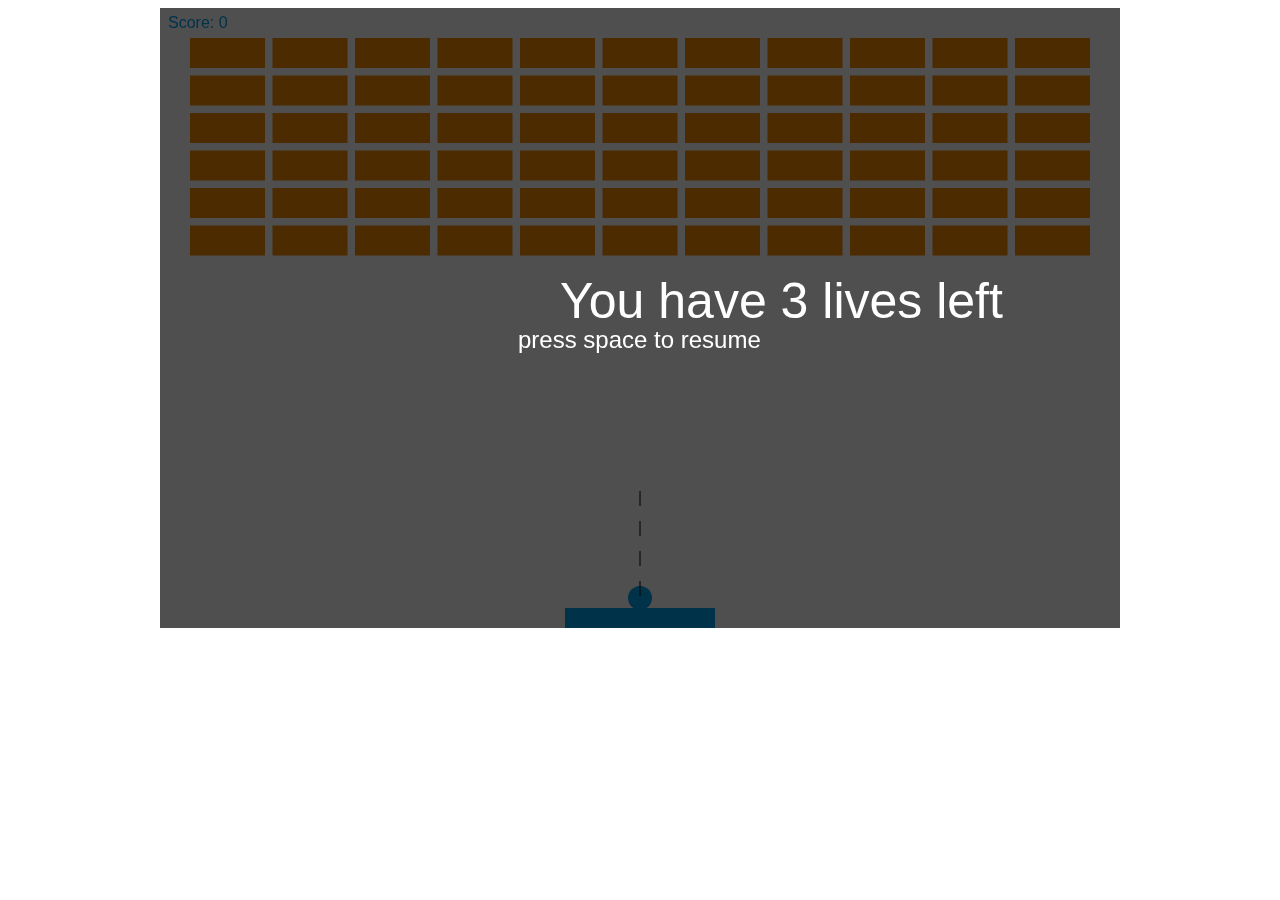
<file: Brick Breaker/index.html>
<!DOCTYPE Doctype html>
<html>
    <head>
        <meta charset="utf-8"/>
        <title>
            Brick Breaker
        </title>
        <link href="style/style.css" rel="stylesheet" type="text/css">
        </link>
    </head>
    <body>
        <canvas height="620" id="myCanvas" width="960">
        </canvas>
        <script src="js/script.js" type="text/javascript">
        </script>
    </body>
</html>
</file>
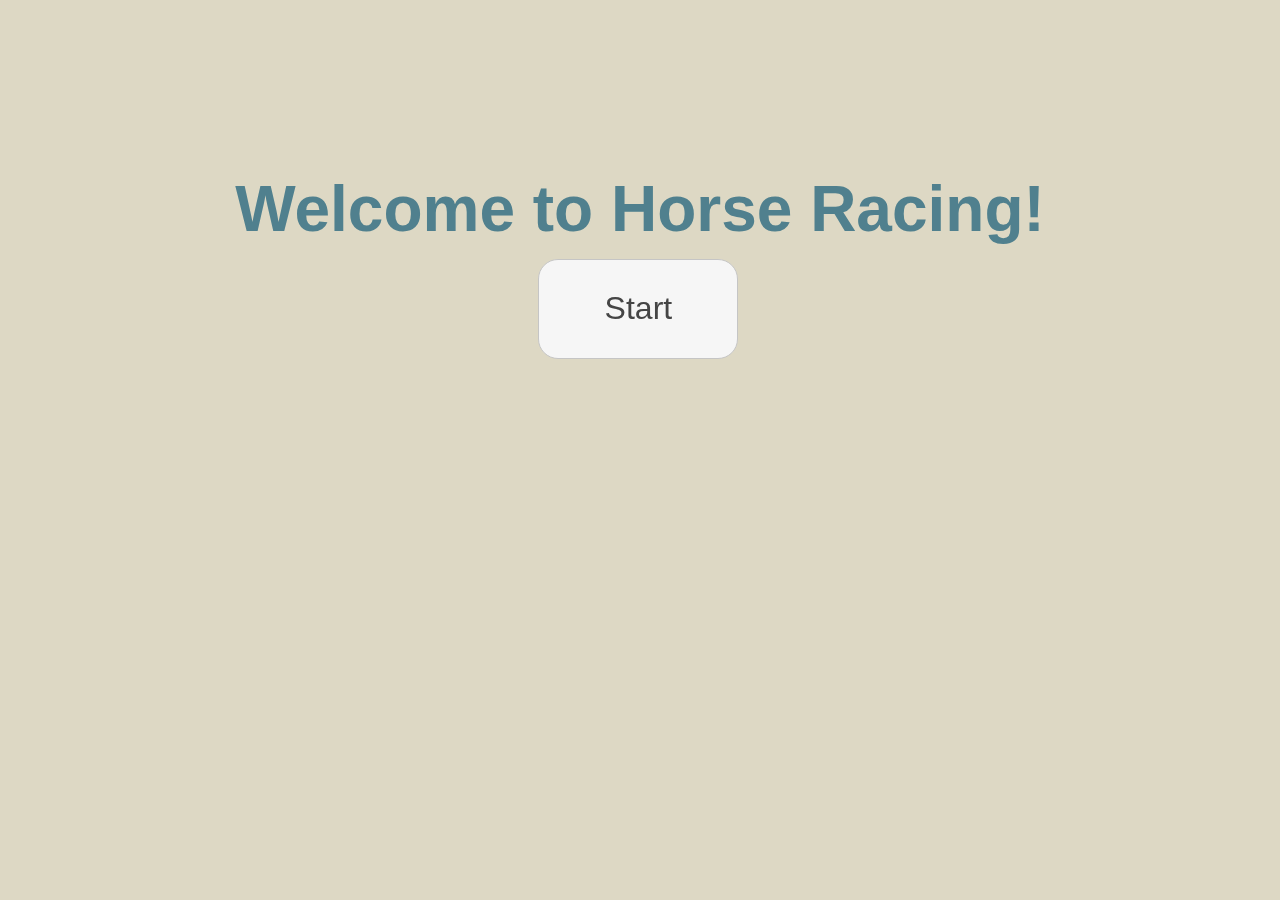
<file: Horse Racing/index.html>
<!DOCTYPE html>
<html>
    <head>
        <meta charset="utf-8">
            <title>
                Test
            </title>
            <script src="js/jquery.js" type="text/javascript">
            </script>
            <script src="js/jquery-ui.js" type="text/javascript">
            </script>
            <link href="style/jquery-ui.css" rel="stylesheet" type="text/css">
            <link href="style/style.css" rel="stylesheet" type="text/css">

    </head>
    <body>
        <div id = "end-screen">
            <h1>Thank You For Playing!</h1>
            <h2>We hope to see you soon!!!</h2>
        </div>



        <div id = "final-message" title="Race report">
            <p id= "text-winner"></p>
            <div id ="display-winner"></div>
        </div>
        <div class="ui-widget">
            <div id = "start-screen">
                <h1 id = "bear">Welcome to Horse Racing!</h1>
            <button id="start">Start</button>

            </div>
            <div id="race-graphic">
                <canvas height="656px" id="myCanvas" width="1200">
                </canvas>
            </div>
            <div id = "data-entry">
                <div id="dialog-form" title="Create new user">
                    <p class="validateTips">
                        All form fields are required.
                    </p>
                    <form>
                        <fieldset>
                            <label for="name">
                                Name
                            </label>
                            <input class="text ui-widget-content ui-corner-all" id="name" name="name" type="text" placeholder ="Bobby">
                        </fieldset>
                    </form>
                </div>

                <div id="bet-form" title="Input Bet">
                    <p class="validateTips">
                        All form fields are required.
                    </p>
                    <p id = "bet-message"></p>
                    <div id = "displayAnimals"></div>
                    <form>
                            <label for="bet">
                                Bet Amount: $
                            </label>
                            <input class="text ui-widget-content ui-corner-all" id="bet-amount" name="bet" type="text" placeholder ="10">
                    </form>
                </div>

                <div  id="users-contain">
                    <div id= "instructions">
                    <h1 id = "instructHeader">
                        Add Users:
                    </h1>
                    <h2 id ="warning"></h2>
                </div>
                    <table class="ui-widget ui-widget-content" id="users">
                        <thead>
                            <tr class="ui-widget-header ">
                                <th width= "20px">
                                    #
                                </th>
                                <th>
                                    Name
                                </th>
                                <th>
                                    Wallet
                                </th>
                                <th>
                                    Bet
                                </th>
                                <th>
                                    Animal
                                </th>
                            </tr>
                        </thead>
                        <tbody>

                        </tbody>
                    </table>
                
                <button id="create-user">
                    Create new user
                </button>
                <button id="begin-betting">
                    Start Betting
                </button>
                <button id="begin-race">
                    Start Race
                </button>
            </div>
            </div>
        </div>
                <div id = "background-opacity"><div>

                <script src="js/script.js" type="text/javascript"></script>

        <script src="js/data.js" type="text/javascript"></script>
        <script src="js/race.js" type="text/javascript"></script>

    </body>
</html>
</file>
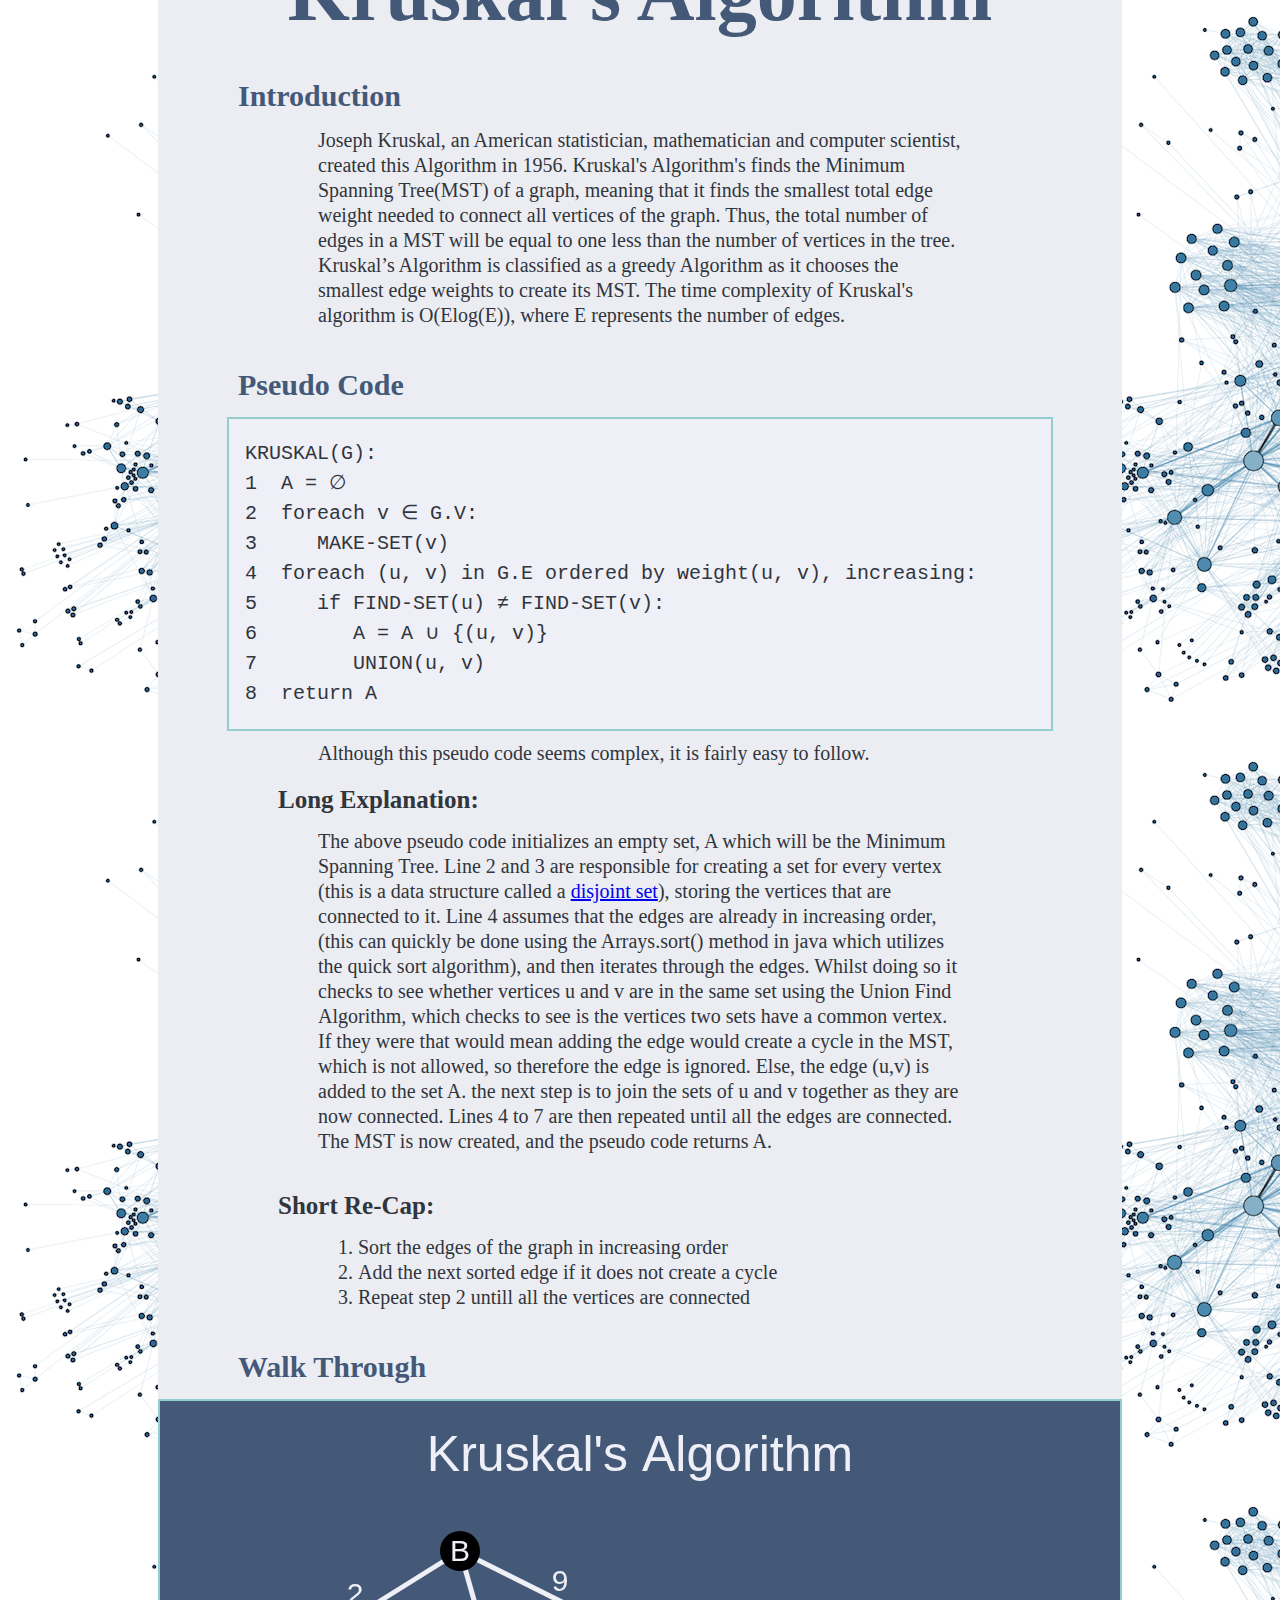
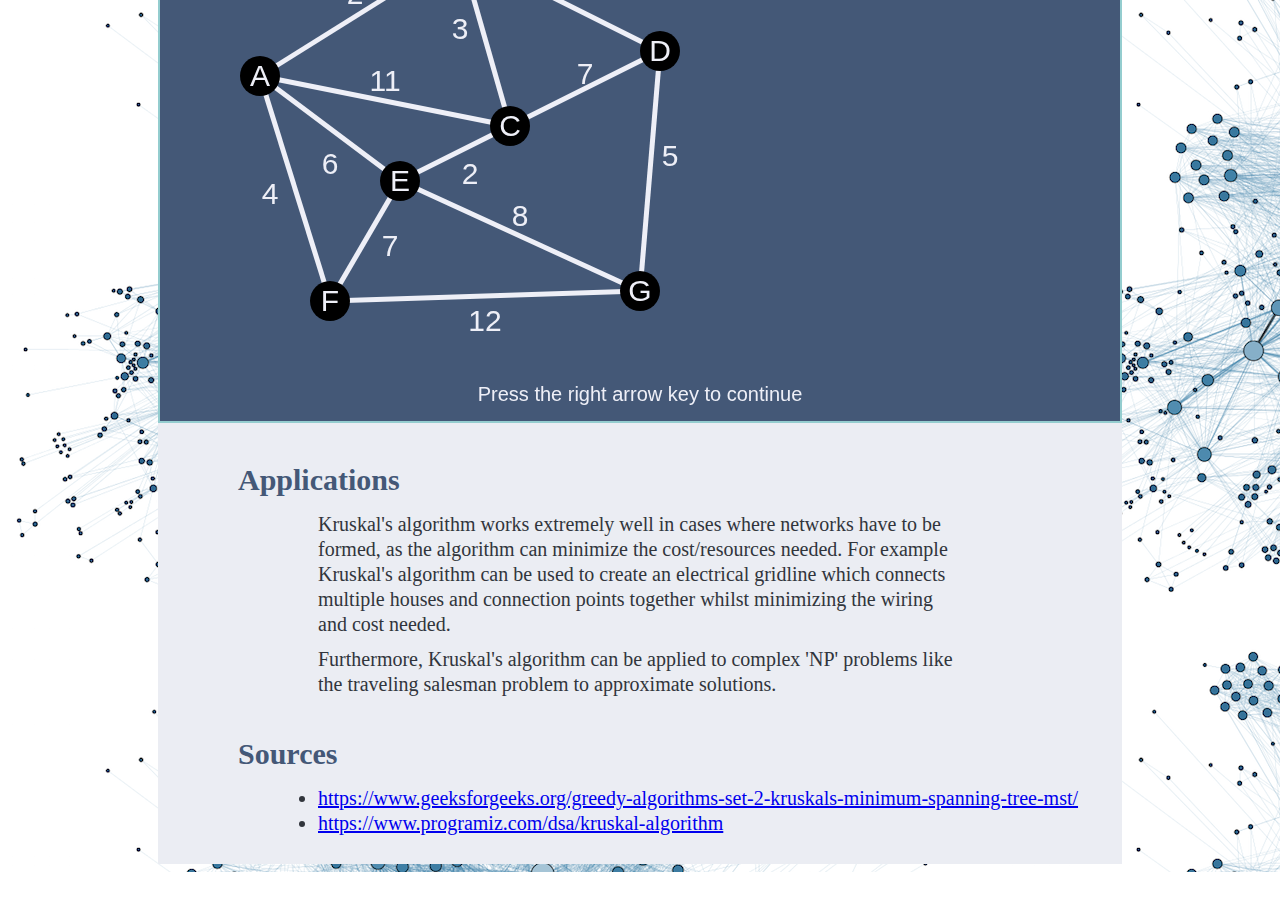
<file: Kruskal's Algorithm/index.html>
<!DOCTYPE Doctype html>
<html>
    <head>
        <meta charset="utf-8">
            <title>
                Kruskal's Algorithm
            </title>
            <link href="style/style.css" rel="stylesheet" type="text/css">
            </link>
        </meta>
    </head>
    <body>
        <div id="content">
            <h1>
                Kruskal's Algorithm
            </h1>
            <h2>
                Introduction
            </h2>
            <p>
                Joseph Kruskal, an American statistician, mathematician and computer scientist, created this Algorithm in 1956. Kruskal's Algorithm's finds the Minimum Spanning Tree(MST) of a graph, meaning that it finds the smallest total edge weight needed to connect all vertices of the graph. Thus, the total number of edges in a MST will be equal to one less than the number of vertices in the tree. Kruskal’s Algorithm is classified as a greedy Algorithm as it chooses the smallest edge weights to create its MST. The time complexity of Kruskal's algorithm is O(Elog(E)), where E represents the number of edges. 
            </p>
            <h2>
                Pseudo Code
            </h2>
            <pre>KRUSKAL(G):
1  A = ∅
2  foreach v ∈ G.V:
3     MAKE-SET(v)
4  foreach (u, v) in G.E ordered by weight(u, v), increasing:
5     if FIND-SET(u) ≠ FIND-SET(v):
6        A = A ∪ {(u, v)}
7        UNION(u, v)
8  return A</pre>
            <p>
                Although this pseudo code seems complex, it is fairly easy to follow.
            </p>
            <h3>
                Long Explanation:
            </h3>
            <p>
                The above pseudo code initializes an empty set, A which will be the Minimum Spanning Tree. Line 2 and 3 are responsible for creating a set for every vertex (this is a data structure called a <a href="https://www.geeksforgeeks.org/union-find/" target="_blank">disjoint set</a>), storing the vertices that are connected to it. Line 4 assumes that the edges are already in increasing order, (this can quickly be done using the Arrays.sort() method in java which utilizes the quick sort algorithm), and then iterates through the edges. Whilst doing so it checks to see whether vertices u and v are in the same set using the Union Find Algorithm, which checks to see is the vertices two sets have a common vertex. If they were that would mean adding the edge would create a cycle in the MST, which is not allowed, so therefore the edge is ignored. Else, the edge (u,v) is added to the set A. the next step is to join the sets of u and v together as they are now connected. Lines 4 to 7 are then repeated until all the edges are connected. The MST is now created, and the pseudo code returns A.
	
            </p>
            <br>
                <h3>
                    Short Re-Cap:
                </h3>
                <ol>
                    <li>
                        Sort the edges of the graph in increasing order
                    </li>
                    <li>
                        Add the next sorted edge if it does not create a cycle
                    </li>
                    <li>
                        Repeat step 2 untill all the vertices are connected
                    </li>
                </ol>
                <h2>
                    Walk Through
                </h2>
                <canvas height="620" id="myCanvas" width="960">
                </canvas>
                 <h2>
                    Applications
                </h2>
                	<p>Kruskal's algorithm works extremely well in cases where networks have to be formed, as the algorithm can minimize the cost/resources needed. For example Kruskal's algorithm can be used to create an electrical gridline which connects multiple houses and connection points together whilst minimizing the wiring and cost needed.</p>
                	<p>Furthermore, Kruskal's algorithm can be applied to complex 'NP' problems like the traveling salesman problem to approximate solutions. </p>

                <h2>
                    Sources
                </h2>
                <ul>
                    <li>
                        <a href="https://www.geeksforgeeks.org/greedy-algorithms-set-2-kruskals-minimum-spanning-tree-mst/">
                            https://www.geeksforgeeks.org/greedy-algorithms-set-2-kruskals-minimum-spanning-tree-mst/
                        </a>
                    </li>
                    <li>
                        <a href="https://www.programiz.com/dsa/kruskal-algorithm">
                            https://www.programiz.com/dsa/kruskal-algorithm
                        </a>
                    </li>
                </ul>
                <p>
                </p>
                <script src="js/data.js" type="text/javascript">
                </script>
                <script src="js/script.js" type="text/javascript">
                </script>
            </br>
        </div>
    </body>
</html>
</file>
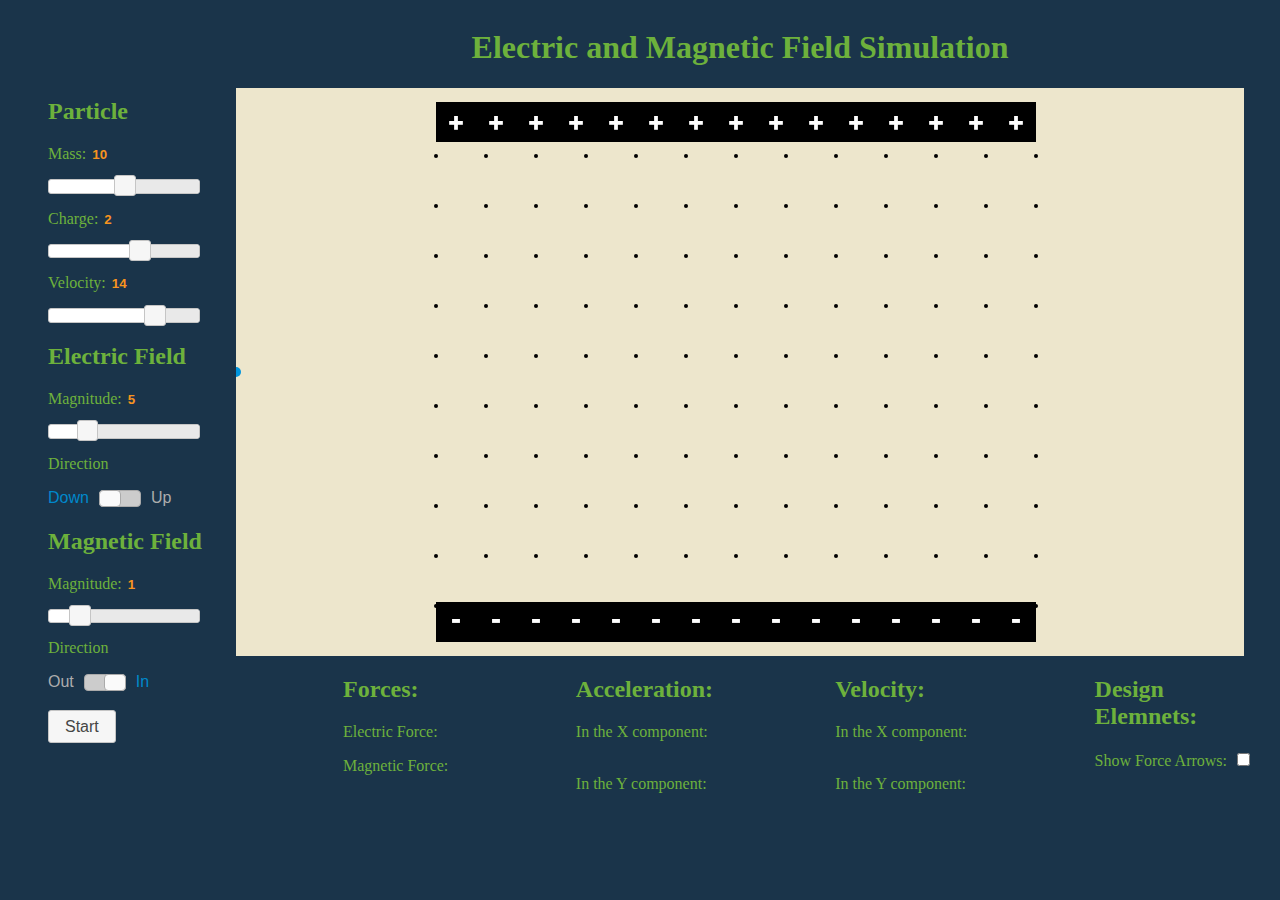
<file: Physics ISP/index.html>
<!Doctype html>
	<html>
		<head>
			<meta charset="UTF-8">
			<title>Physics ISP</title>
      <link href="style/jquery-ui.css" rel="stylesheet" type="text/css">

      <link rel="stylesheet" href="style/jquery.switchButton.css">
      <link rel="stylesheet" type="text/css" href="style/style.css">
			<script src="js/jquery.js" type="text/javascript"></script>
      <script src="js/jquery-ui.js" type="text/javascript"></script>
			<script src="js/jcanvas.min.js"></script>
      <script src="js/jquery.switchButton.js"></script>



		</head>
		<body>
      <div id = "input-field">
        <div id = "particle" class="data-forms">
          <h2>Particle</h2>
          <p>
            <label for="mass">Mass:</label>
            <input type="text" id="mass" readonly>
          </p>
          <div id="mass-slider" class="slider"></div>

          <p>
            <label for="charge">Charge:</label>
            <input type="text" id="charge" readonly>
          </p>
          <div id="charge-slider" class="slider"></div>

          <p>
            <label for="velocity">Velocity:</label>
            <input type="text" id="velocity" readonly>
          </p>
          <div id="velocity-slider" class="slider"></div>
        </div>

        <div id = "e-field" class="data-forms">
          <h2>Electric Field</h2>
          <p>
            <label for="e-field-mag">Magnitude:</label>
            <input type="text" id="e-field-mag" readonly>
          </p>
          <div id="e-field-mag-slider" class="slider"></div>
          <form>
            <p>Direction</p>
            <input type="checkbox" name="up-down-select" id="up-down-select">
          </form> 

        </div>

        <div id = "b-field" class="data-forms">
          <h2>Magnetic Field</h2>
          <p>
            <label for="b-field-mag">Magnitude:</label>
            <input type="text" id="b-field-mag" readonly>
          </p>
          <div id="b-field-mag-slider" class="slider"></div>
          <form>
            <p>Direction</p>
            <input type="checkbox" name="in-out-select" id="in-out-select">
          </form>        
        </div>
        <br>
        <div>
          <button id="start">Start</button>
        </div>

      </div>
      <div id = "simulation">
        <h1> Electric and Magnetic Field Simulation </h1>

        <canvas width="1008" height="568" id = "myCanvas"></canvas>
        <div id = "info">
          <div id = "forces" class = "info-fields">
            <h2>Forces:</h2>
            <p>
              <label for="e-field-display">Electric Force:</label>
              <input type="text" id="e-field-display" readonly>
            </p>

            <p>
              <label for="b-field-display">Magnetic Force:</label>
              <input type="text" id="b-field-display" readonly>
            </p>

          </div>

          <div id = "acceleration" class = "info-fields">
            <h2>Acceleration:</h2>
            <p>
              <label for="acc-x-display">In the X component:</label>
              <input type="text" id="acc-x-display" readonly>
            </p>

            <p>
              <label for="acc-y-display">In the Y component:</label>
              <input type="text" id="acc-y-display" readonly>
            </p>

          </div>

          <div id = "velocity" class = "info-fields">
            <h2>Velocity:</h2>
            <p>
              <label for="vel-x-display">In the X component:</label>
              <input type="text" id="vel-x-display" readonly>
            </p>

            <p>
              <label for="vel-y-display">In the Y component:</label>
              <input type="text" id="vel-y-display" readonly>
            </p>

          </div>

          <div id = "miscellaneous" class = "info-fields">
            <h2>Design Elemnets:</h2>
            <p>
              <label for="arrows-display">Show Force Arrows:</label>
              <input type="checkbox" id="arrows-display" readonly>
            </p>

          </div>

        </div>
      </div>
			<script type="text/javascript" src="js/scriptTest2.js"></script>
		</body>
</html>
</file>
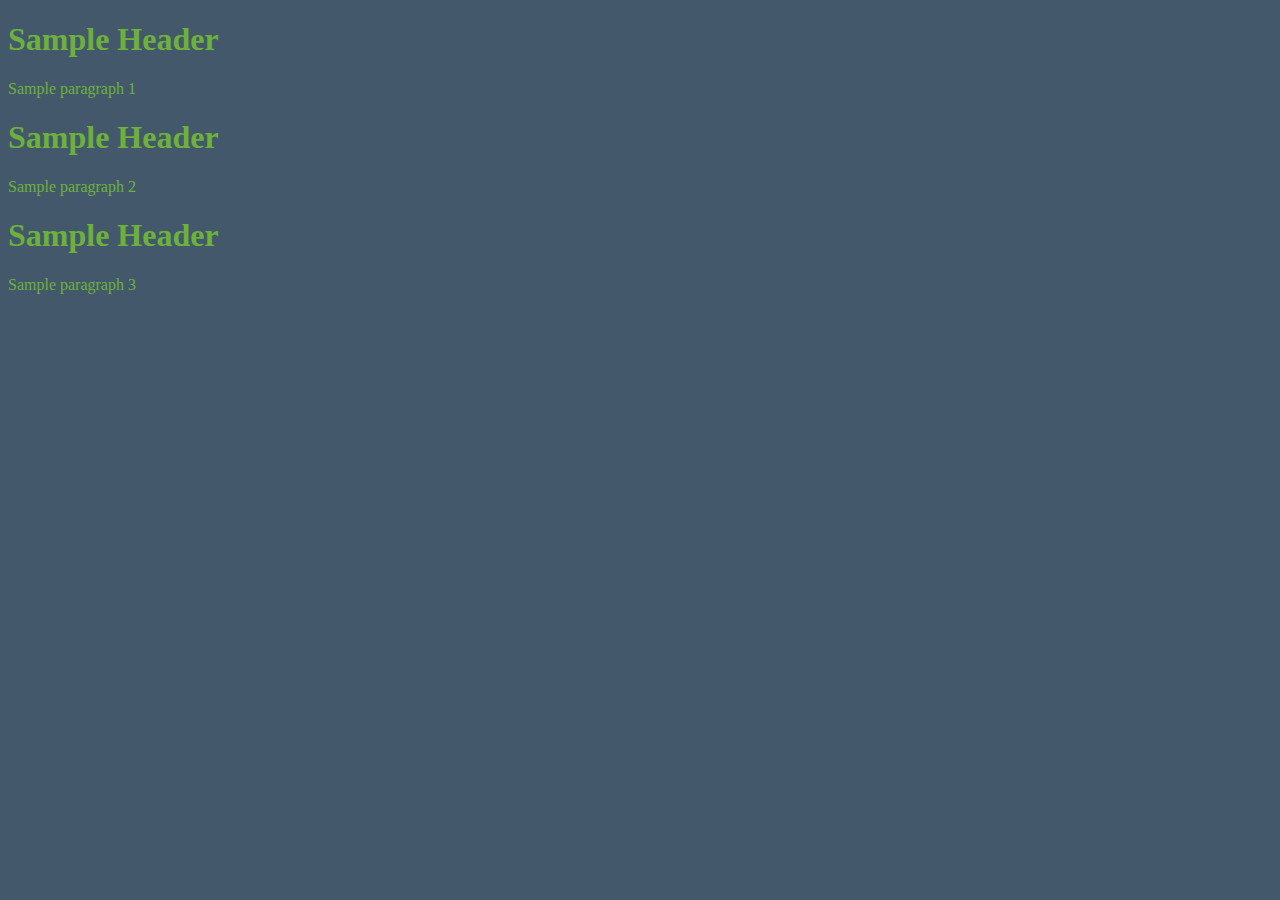
<file: Test/index.html>
<!Doctype html>
	<html>
		<head>
			<meta charset="utf-8"/>
			<title> ICS4U Template</title>
			<link rel="stylesheet" type="text/css" href="style/style.css"/>
			<script type="text/javascript" src="js/script.js"></script>
		</head>
		<body>
			<h1>Sample Header</h1>
			<p onmouseover = "hoverAction();"> Sample paragraph 1</p>

			<h1>Sample Header</h1>
			<p id = "sample">Sample paragraph 2</p>

			<h1>Sample Header</h1>
			<p>Sample paragraph 3</p>



		</body>
	</html>
</file>
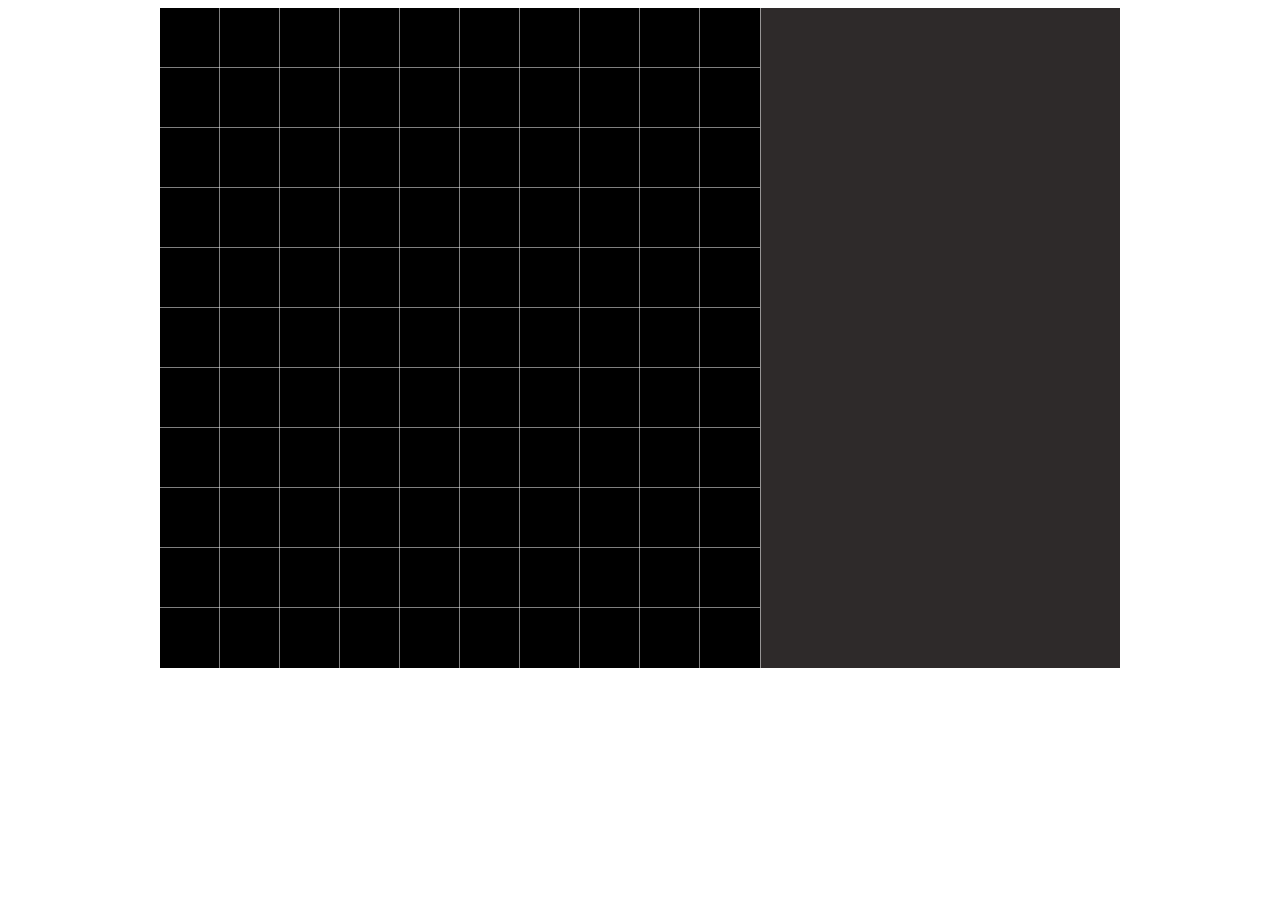
<file: Tetris/index.html>
<!Doctype html>
	<html>
		<head>
			<meta charset="utf-8"/>
			<title> ICS4U Template</title>
			<link rel="stylesheet" type="text/css" href="style/style.css">
		</head>
		<body>
			<canvas height="660" id="myCanvas" width="960"></canvas>
			<script type="text/javascript" src="js/script.js"></script>

		</body>
	</html>
</file>
<file: Brick Breaker/style/style.css>
#myCanvas{
	background: #eee;
	display: block;
	margin: 0 auto;
}
</file>
<file: Horse Racing/style/style.css>
body{
    background-color: #ddd8c4;
    color: #50808e;
    margin:0;
    padding: 0;
    height:100%;
}
#myCanvas{
	background-image:url("../images/grass.jpg");
    background-repeat: repeat;
    background-size: 50px;
	margin:auto;
	display: block;
    padding: 0;
    position: absolute;
    top: 0;
    bottom: 0;
    left: 0;
    right: 0;
    z-index: 2;

}

table {
    font-family: arial, sans-serif;
    border-collapse: collapse;
    width: 100%;
}

td, th {
    border: 1px solid #a39c9c;
    text-align: left;
    padding: 8px;
}

tr:nth-child(even) {
    background-color: #84b59f;
        color: #000;

}
tbody tr{
        background-color:   #a3c9a8;
        color: #000;

}

.animHeadShot{
    width: 100%;
}

#displayAnimals{
    width: 700px;
    margin: auto;

    text-align:center;

    display: block;

}
#displayAnimals div{
        width: 120px;

    display: inline-block;
    margin: 5px;
    padding: 10px;
    border: 2px solid black; 
    border-radius: 3px;

}
#displayAnimals h3,h4{
    margin: 0;
    padding: 0;

}

#users{
    width:700px;
        margin:auto;

}

#users table{
    font-size: 1.4px;
}

#users-contain{
    margin:auto;   
    margin-top: 100px;

    text-align:center;
}


#start-screen{
        text-align:center;
    margin:auto;
    min-height: 100%;
     position: fixed;
      top: 0;
      left: 0;
      bottom: 0;
      right: 0;
      overflow: auto;
  
}


#bet-form form{
    margin-top: 20px;
    text-align: center;
}



#final-message{
    width: 600px;
    height:600px;
}

#end-screen{
    text-align:center;
    min-height: 100%;
    line-height: 40%;
      position: fixed;
      top: 0;
      left: 0;
      bottom: 0;
      right: 0;
      overflow: auto;
      padding-top: 280px;
      font-size: 2em;
}

#start-screen{
    padding-top: 320px;
    font-size: 2em;
    line-height: 40%;

}
#start{
    text-align:center;
    border-radius: 20px;
    font-size: ;
    width:200px;
    height:100px;
}
#background-opacity{
    background-color: #000000;
    opacity: 0.6;
    z-index: 1;
    min-height: 100%;
      position: fixed;
      top: 0;
      left: 0;
      bottom: 0;
      right: 0;
      overflow: auto;
}

#final-message .ui-dialog-titlebar-close {
  display: none;
}

#display-winner{
    margin: auto;

    text-align:center;

    display: block;

}
#display-winner div{
        width: 130px;
    display: inline-block;
    margin: 5px;
    padding: 10px;
    border: 2px solid black; 
    border-radius: 3px;

}
#display-winner h3,h4{
    margin: 0;
    padding: 0;

}
</file>
<file: Kruskal's Algorithm/style/style.css>
body {
    background-image: url("../images/background.png"); //* 1c3144C1; #6e8898;*/
    background-repeat: repeat;
    color: #31353c;
}
#content {
    font-family: verdana;
    margin: -60px 150px 0px 150px;
    background-color: #ebedf3;
}
#myCanvas {
    background-color: #445877;
    display: block;
    margin: auto;
    border: 2px solid #94cdcf;
    ;
}
h1 {
    color: #445877;
    margin-bottom: 0px;
    text-align: center;
    font-size: 80px;
}
h2 {
    color: #445877;
    margin-top: 40px;
    margin-bottom: 15px;
    margin-left: 80px;
    margin-right: ;
    font-size: 30px;
}
h3 {
    color: #31353c;
    margin-top: 20px;
    margin-bottom: 15px;
    margin-left: 120px;
    margin-right: ;
    font-size: 25px;
}
p {
    margin-top: 10px;
    margin-bottom: 0px;
    margin-left: 160px;
    margin-right: 160px;
    font-size: 20px;
    line-height: 1.25em;
}
ol {
    margin-top: 10px;
    margin-bottom: 0px;
    margin-left: 160px;
    font-size: 20px;
    line-height: 1.25em;
}
ul {
    margin-top: 10px;
    margin-bottom: 0px;
    margin-left: 120px;
    font-size: 20px;
    line-height: 1.25em;
}
hr {
    display: block;
    background-color: #98a4ba;
    margin-left: auto;
    margin-right: auto;
    border-style: inset;
    height: 4px;
}
pre {
    background-color: #eeeff7;
    color: #31353c;
    width: 800px;
    font-family: Monaco, "Andale Mono", "lucida console", "Courier New", monospace;
    font-size: 20px;
    padding: 1em 6px 1em 16px;
    margin: auto;
    display: block;
    overflow: auto;
    overflow-y: auto;
    border: 2px solid #94cdcf;
    ;
    /*border-radius: 10px;*/
    line-height: 1.5em;
}
#tab {
    width: 20px;
}
</file>
<file: Physics ISP/style/style.css>
body {
    background-color: #1a344a;
    color: #6db13c;
}
h1{

}

p {
	font-family: cursive;
}

p img{
	width: 25%;
}

.class1 {
	color:red;
}

.class2 {
	border: 1px blue dashed;
	border-radius: 15px;
}

#p1{
	border-radius: 10px;
}
#myCanvas{
	background-color: #EDE6CC;
	margin: auto;
	display: block;

}

body{
  display: flex;
}

#input-field{
  width: 160px;
  margin-top: 70px;
  margin-left: 40px
}

#simulation{
  flex:1;
}

.slider{
  width: 150px;
}

#info{
  display: flex;
  margin-left: 60px;
}

.info-fields{
  margin-left: 75px;
}

h1{
  text-align: center;
}

input{
  width: 20px;
  text-align: left;
  border:0;
  color:#f6931f;
  font-weight:bold;
  background-color: #1a344a;
}

#info input{
  width: 45px;
} 

#miscellaneous input{
  margin-left: -10px;
}



.inline{
  float:left;
}

#in,  #out {
  font-size: 10px;
}
</file>
<file: Test/style/style.css>
body {
    background-color: #1a344ad1;
    color: #6db13c;
}
h1{

}

p {
	font-family: cursive;
}

p img{
	width: 25%;
}

.class1 {
	color:red;
}

.class2 {
	border: 1px blue dashed;
	border-radius: 15px;
}

#p1{
	border-radius: 10px;
}
</file>
<file: Tetris/style/style.css>
#myCanvas{
	background: #2E2A2A;
	display: block;
	margin: 0 auto;
}
</file>
